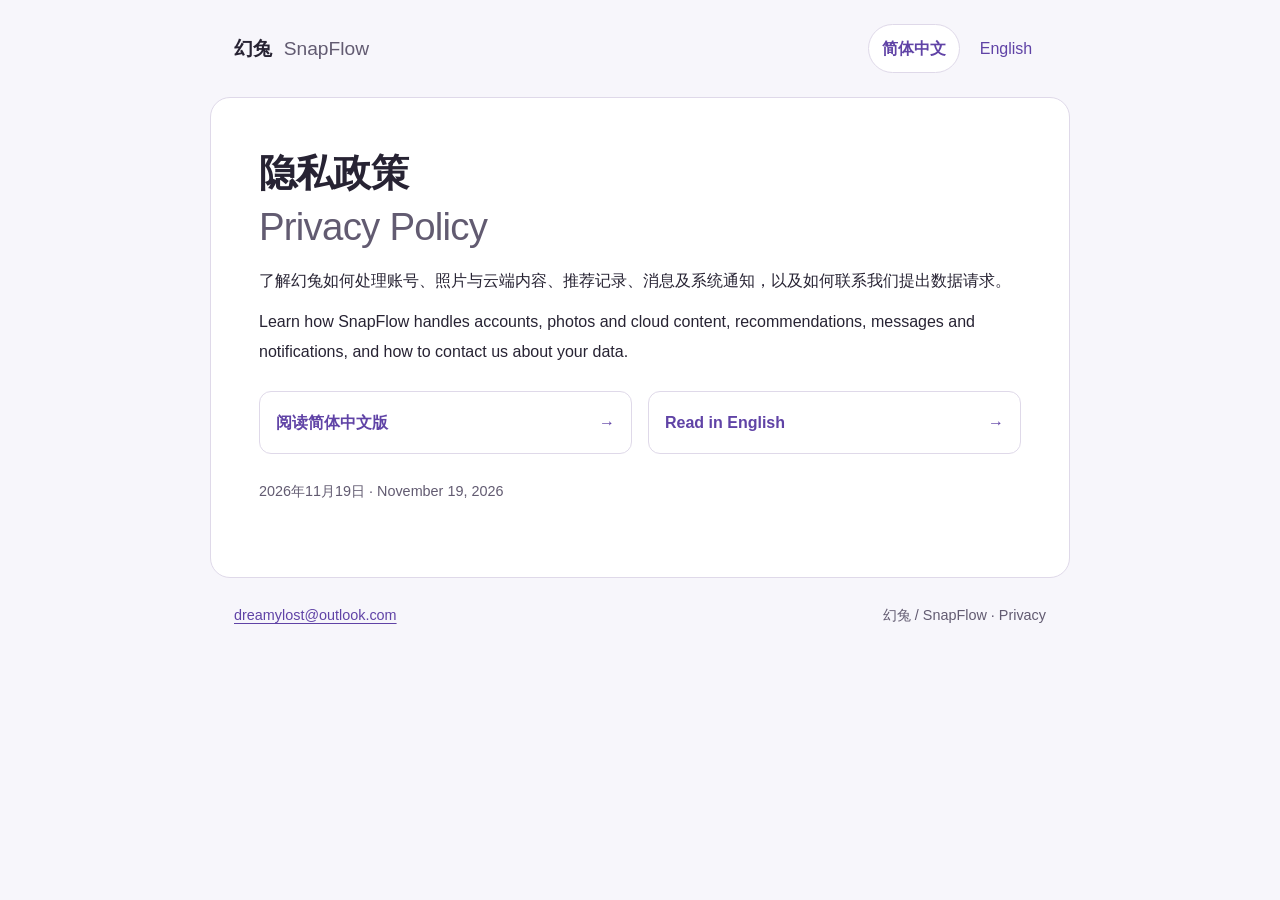
<file: index.html>
<!doctype html>
<html lang="zh-CN">
<head>
  <meta charset="utf-8">
  <meta name="viewport" content="width=device-width, initial-scale=1">
  <meta name="color-scheme" content="light dark">
  <meta name="description" content="幻兔 / SnapFlow 隐私政策 · Privacy Policy">
  <title>幻兔 / SnapFlow · 隐私政策 / Privacy Policy</title>
  <link rel="canonical" href="https://bitlap.org/sf-app-privacy/">
  <link rel="alternate" hreflang="zh-CN" href="https://bitlap.org/sf-app-privacy/zh-CN.html">
  <link rel="alternate" hreflang="en" href="https://bitlap.org/sf-app-privacy/en.html">
  <link rel="alternate" hreflang="x-default" href="https://bitlap.org/sf-app-privacy/">
  <link rel="stylesheet" href="style.css">
</head>
<body>
  <a class="skip" href="#policy">跳至正文 / Skip to content</a>
  <header><a class="brand" href="index.html">幻兔 <span>SnapFlow</span></a>
    <nav aria-label="语言 / Language"><a href="zh-CN.html" hreflang="zh-CN" aria-current="page">简体中文</a><a href="en.html" hreflang="en">English</a></nav>
  </header>
  <main id="policy">
    <h1>隐私政策<br><span lang="en">Privacy Policy</span></h1>
    <p>了解幻兔如何处理账号、照片与云端内容、推荐记录、消息及系统通知，以及如何联系我们提出数据请求。</p>
    <p lang="en">Learn how SnapFlow handles accounts, photos and cloud content, recommendations, messages and notifications, and how to contact us about your data.</p>
    <div class="choices"><a href="zh-CN.html" lang="zh-CN">阅读简体中文版 <span>→</span></a><a href="en.html" lang="en">Read in English <span>→</span></a></div>
    <p class="date">2026年11月19日 · <span lang="en">November 19, 2026</span></p></main>
  <footer><a href="mailto:dreamylost@outlook.com">dreamylost@outlook.com</a>
    <span>幻兔 / SnapFlow · Privacy</span></footer>
</body>
</html>
</file>
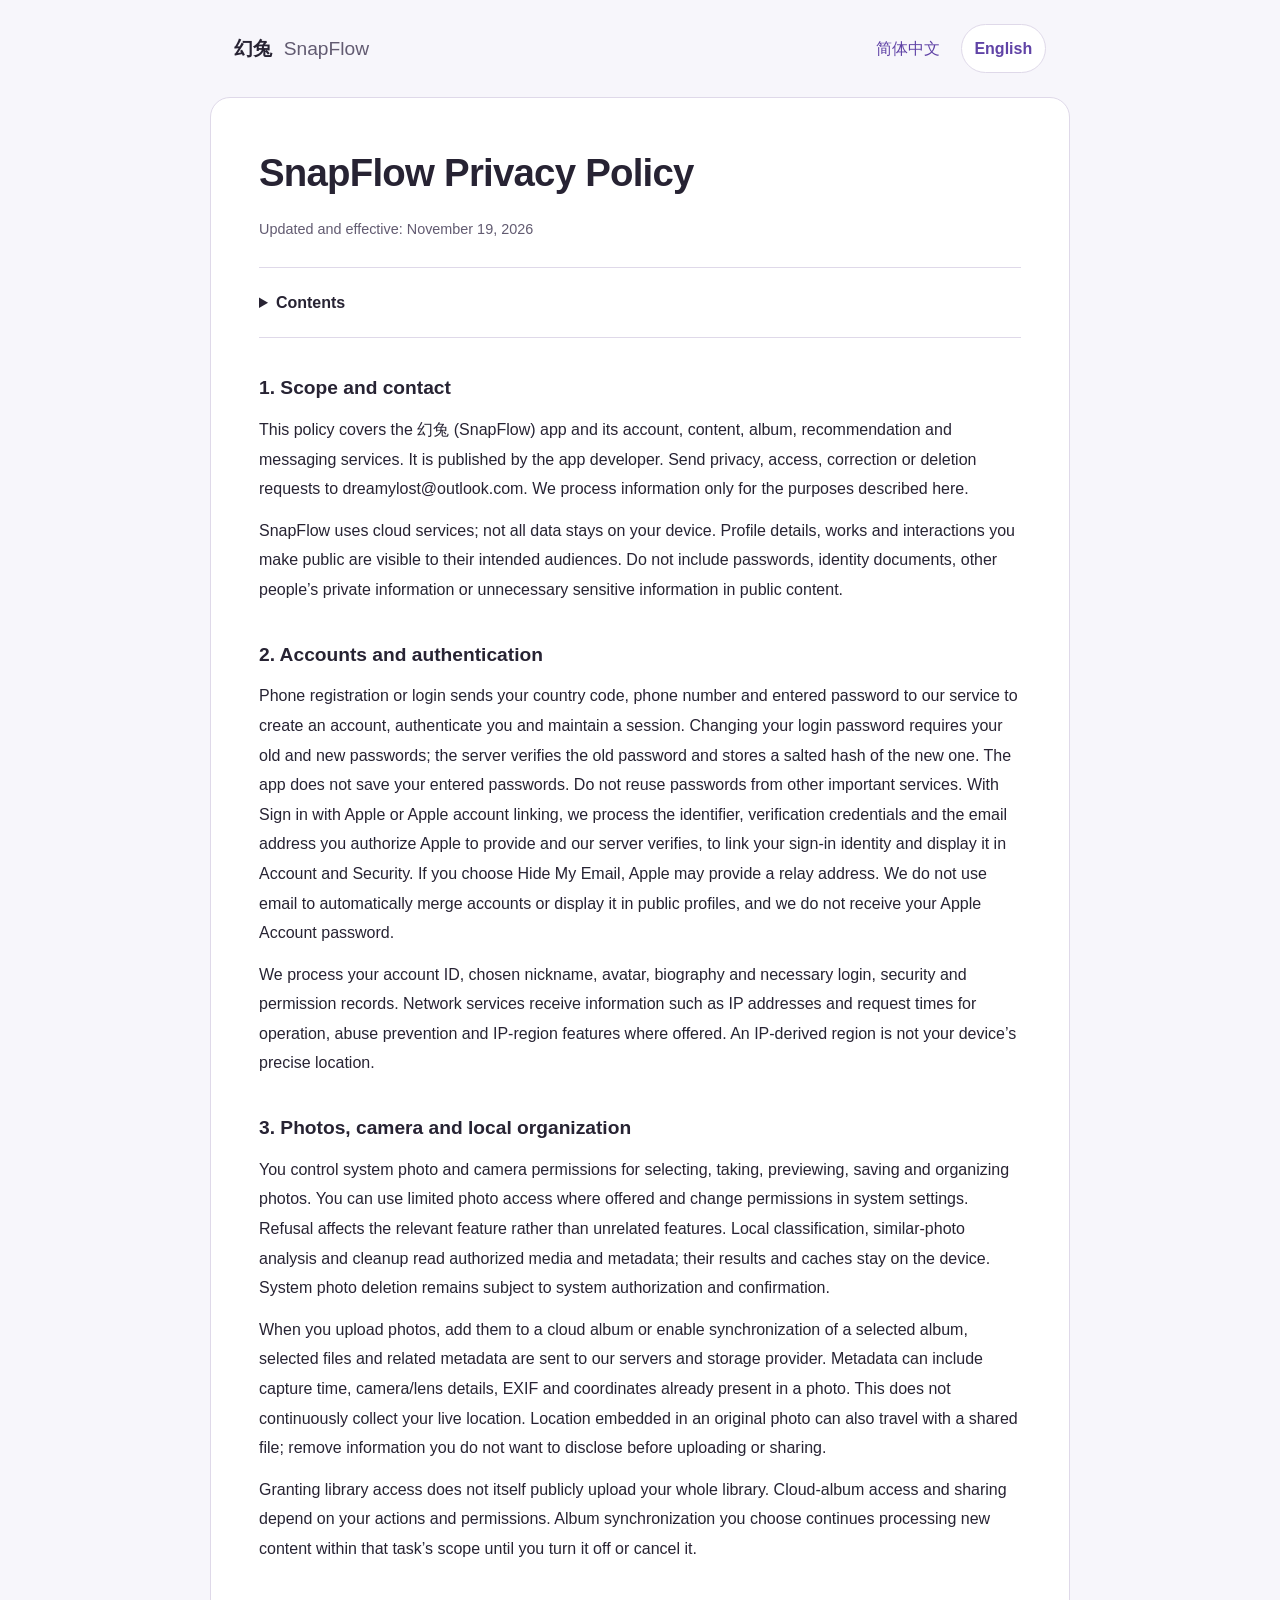
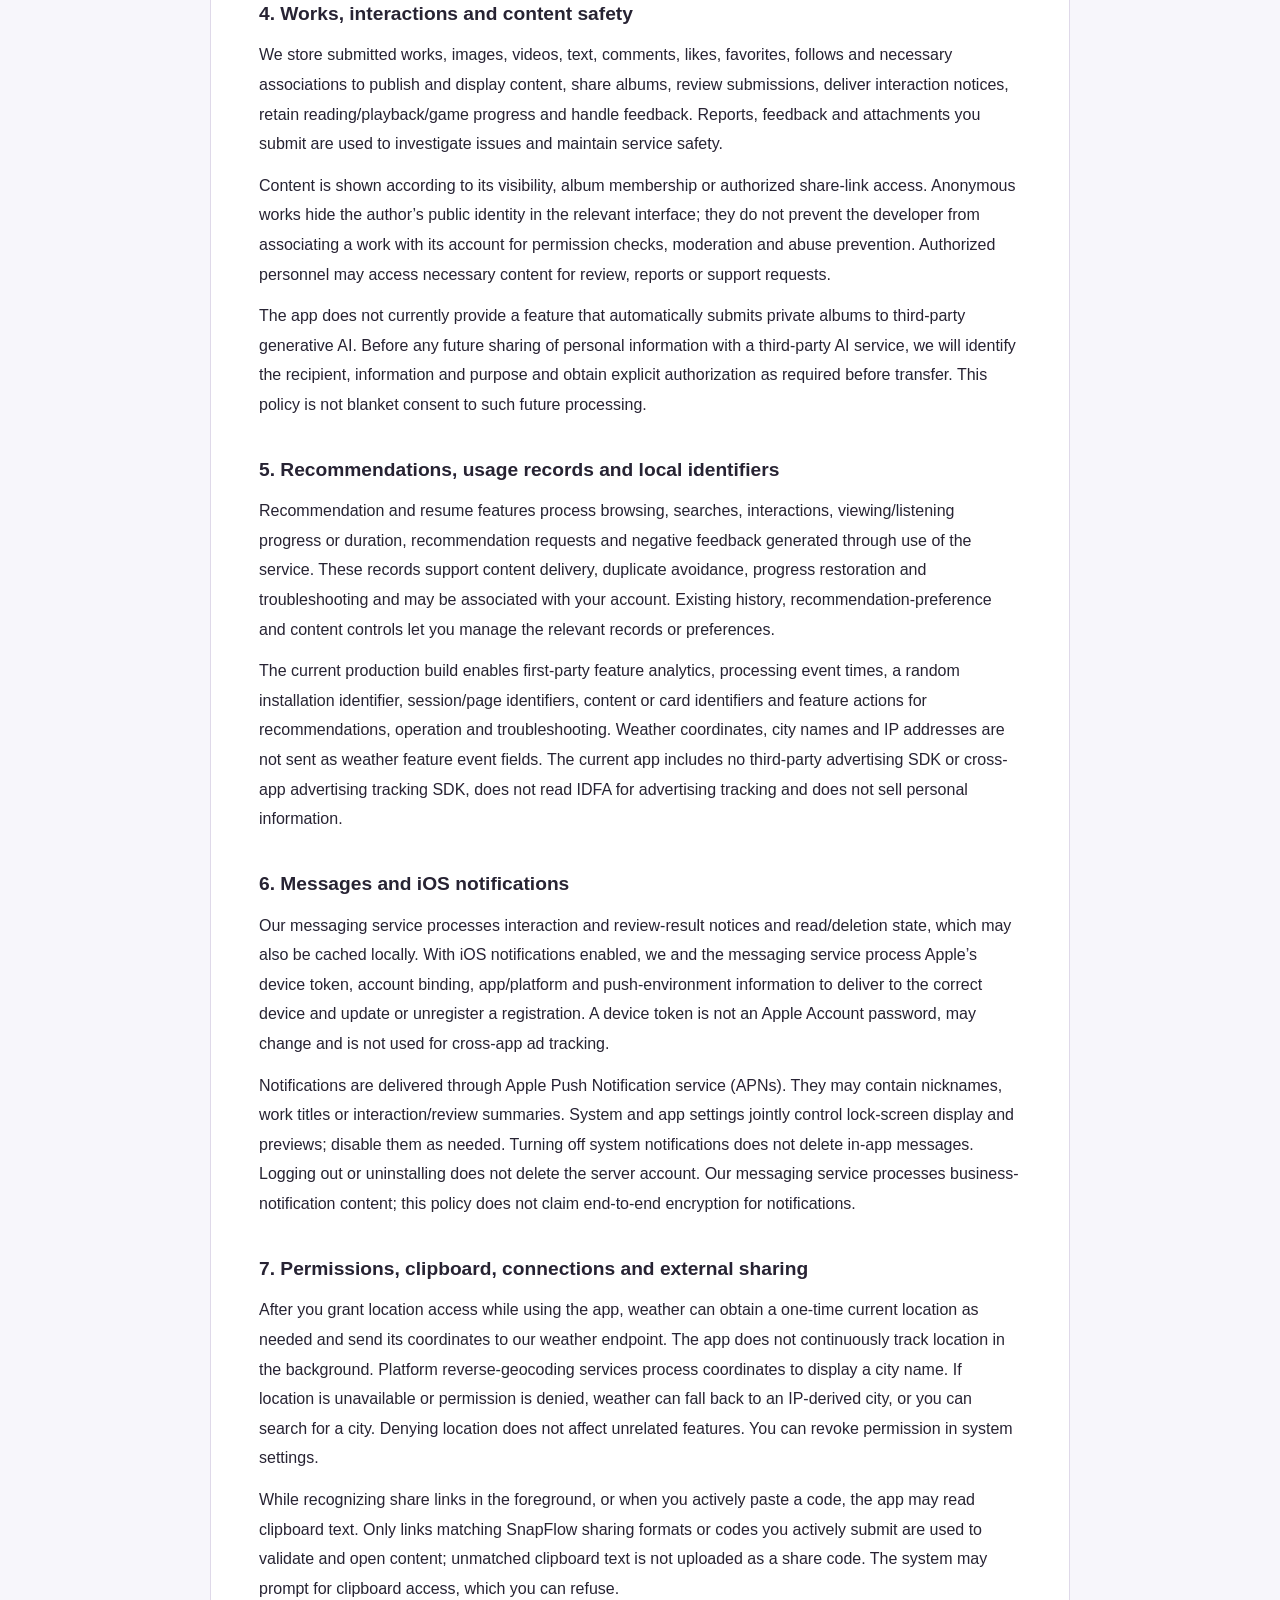
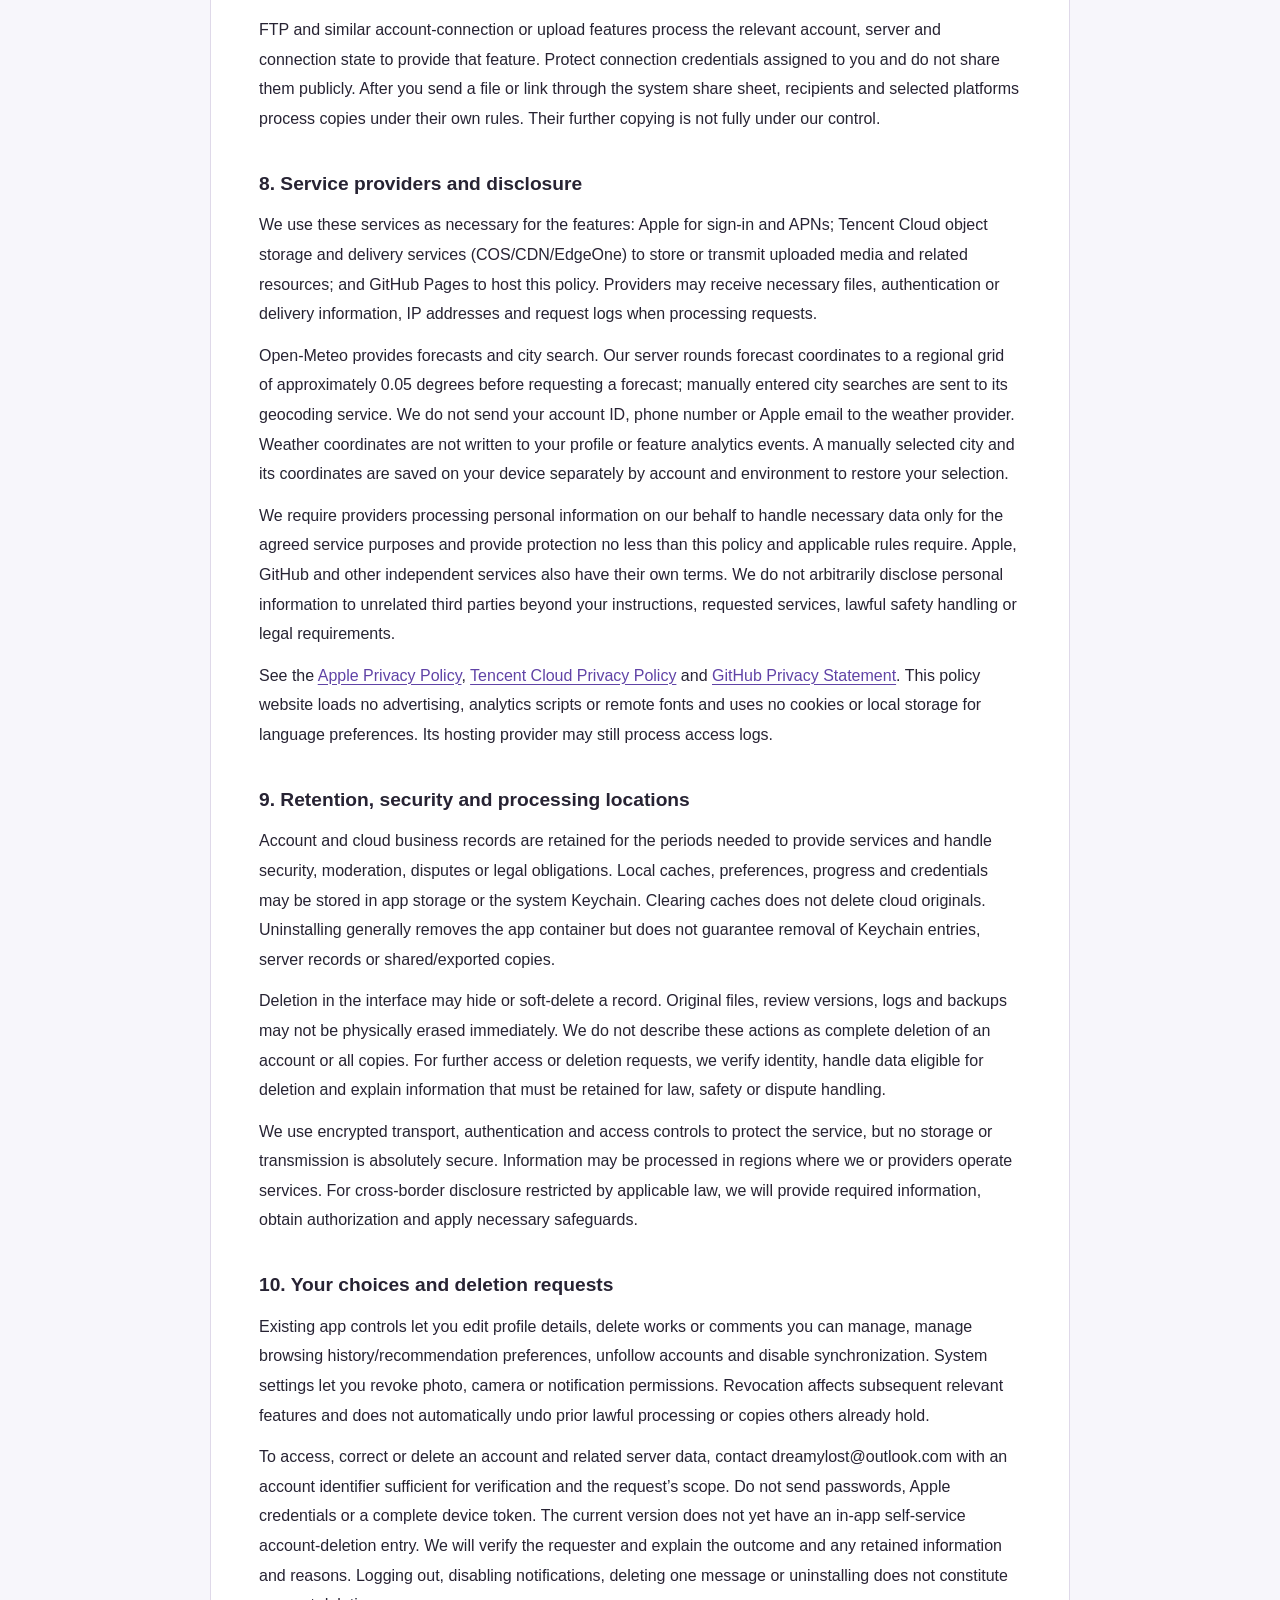
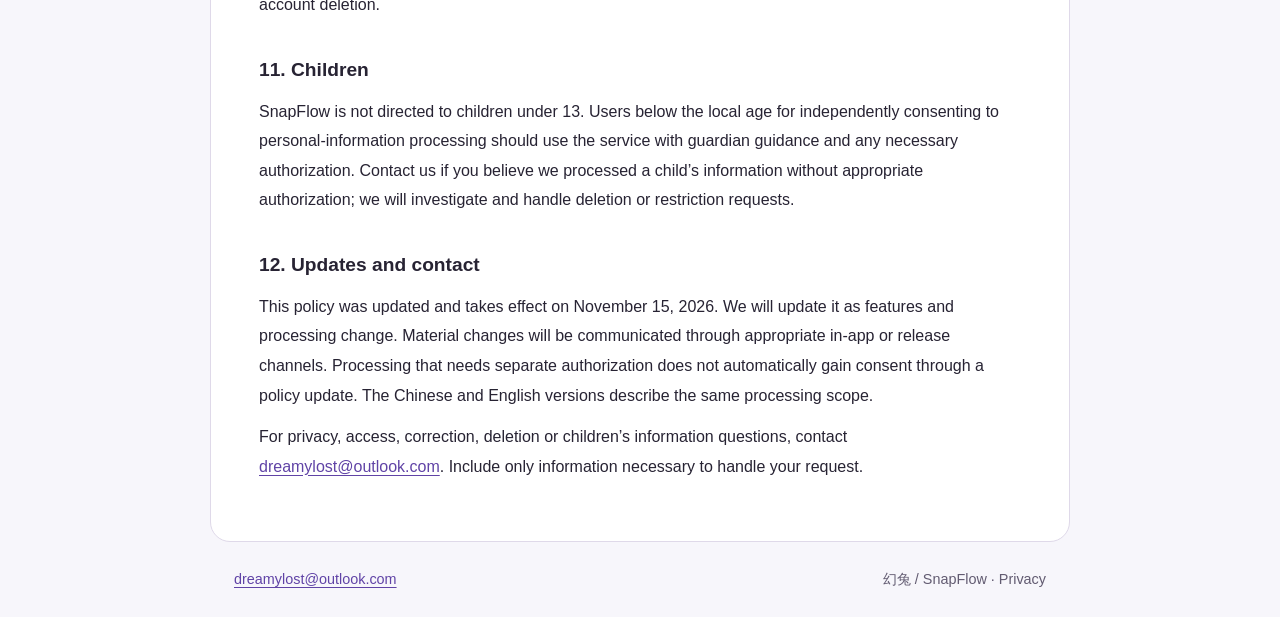
<file: en.html>
<!doctype html>
<html lang="en">
<head>
  <meta charset="utf-8">
  <meta name="viewport" content="width=device-width, initial-scale=1">
  <meta name="color-scheme" content="light dark">
  <meta name="description" content="幻兔 / SnapFlow 隐私政策 · Privacy Policy">
  <title>SnapFlow Privacy Policy</title>
  <link rel="canonical" href="https://bitlap.org/sf-app-privacy/en.html">
  <link rel="alternate" hreflang="zh-CN" href="https://bitlap.org/sf-app-privacy/zh-CN.html">
  <link rel="alternate" hreflang="en" href="https://bitlap.org/sf-app-privacy/en.html">
  <link rel="alternate" hreflang="x-default" href="https://bitlap.org/sf-app-privacy/">
  <link rel="stylesheet" href="style.css">
</head>
<body>
  <a class="skip" href="#policy">跳至正文 / Skip to content</a>
  <header><a class="brand" href="index.html">幻兔 <span>SnapFlow</span></a>
    <nav aria-label="语言 / Language"><a href="zh-CN.html" hreflang="zh-CN">简体中文</a><a href="en.html" hreflang="en" aria-current="page">English</a></nav>
  </header>
  <main id="policy"><h1>SnapFlow Privacy Policy</h1><p class="date">Updated and effective: November 19, 2026</p><details><summary>Contents</summary><ul><li><a href="#scope">1. Scope and contact</a></li><li><a href="#account">2. Accounts and authentication</a></li><li><a href="#photos">3. Photos, camera and local organization</a></li><li><a href="#content">4. Works, interactions and content safety</a></li><li><a href="#recommendations">5. Recommendations, usage records and local identifiers</a></li><li><a href="#messages">6. Messages and iOS notifications</a></li><li><a href="#permissions">7. Permissions, clipboard, connections and external sharing</a></li><li><a href="#providers">8. Service providers and disclosure</a></li><li><a href="#retention">9. Retention, security and processing locations</a></li><li><a href="#choices">10. Your choices and deletion requests</a></li><li><a href="#children">11. Children</a></li><li><a href="#updates">12. Updates and contact</a></li></ul></details><section aria-labelledby="scope"><h2 id="scope">1. Scope and contact</h2><p>This policy covers the 幻兔 (SnapFlow) app and its account, content, album, recommendation and messaging services. It is published by the app developer. Send privacy, access, correction or deletion requests to dreamylost@outlook.com. We process information only for the purposes described here.</p><p>SnapFlow uses cloud services; not all data stays on your device. Profile details, works and interactions you make public are visible to their intended audiences. Do not include passwords, identity documents, other people’s private information or unnecessary sensitive information in public content.</p></section><section aria-labelledby="account"><h2 id="account">2. Accounts and authentication</h2><p>Phone registration or login sends your country code, phone number and entered password to our service to create an account, authenticate you and maintain a session. Changing your login password requires your old and new passwords; the server verifies the old password and stores a salted hash of the new one. The app does not save your entered passwords. Do not reuse passwords from other important services. With Sign in with Apple or Apple account linking, we process the identifier, verification credentials and the email address you authorize Apple to provide and our server verifies, to link your sign-in identity and display it in Account and Security. If you choose Hide My Email, Apple may provide a relay address. We do not use email to automatically merge accounts or display it in public profiles, and we do not receive your Apple Account password.</p><p>We process your account ID, chosen nickname, avatar, biography and necessary login, security and permission records. Network services receive information such as IP addresses and request times for operation, abuse prevention and IP-region features where offered. An IP-derived region is not your device’s precise location.</p></section><section aria-labelledby="photos"><h2 id="photos">3. Photos, camera and local organization</h2><p>You control system photo and camera permissions for selecting, taking, previewing, saving and organizing photos. You can use limited photo access where offered and change permissions in system settings. Refusal affects the relevant feature rather than unrelated features. Local classification, similar-photo analysis and cleanup read authorized media and metadata; their results and caches stay on the device. System photo deletion remains subject to system authorization and confirmation.</p><p>When you upload photos, add them to a cloud album or enable synchronization of a selected album, selected files and related metadata are sent to our servers and storage provider. Metadata can include capture time, camera/lens details, EXIF and coordinates already present in a photo. This does not continuously collect your live location. Location embedded in an original photo can also travel with a shared file; remove information you do not want to disclose before uploading or sharing.</p><p>Granting library access does not itself publicly upload your whole library. Cloud-album access and sharing depend on your actions and permissions. Album synchronization you choose continues processing new content within that task’s scope until you turn it off or cancel it.</p></section><section aria-labelledby="content"><h2 id="content">4. Works, interactions and content safety</h2><p>We store submitted works, images, videos, text, comments, likes, favorites, follows and necessary associations to publish and display content, share albums, review submissions, deliver interaction notices, retain reading/playback/game progress and handle feedback. Reports, feedback and attachments you submit are used to investigate issues and maintain service safety.</p><p>Content is shown according to its visibility, album membership or authorized share-link access. Anonymous works hide the author’s public identity in the relevant interface; they do not prevent the developer from associating a work with its account for permission checks, moderation and abuse prevention. Authorized personnel may access necessary content for review, reports or support requests.</p><p>The app does not currently provide a feature that automatically submits private albums to third-party generative AI. Before any future sharing of personal information with a third-party AI service, we will identify the recipient, information and purpose and obtain explicit authorization as required before transfer. This policy is not blanket consent to such future processing.</p></section><section aria-labelledby="recommendations"><h2 id="recommendations">5. Recommendations, usage records and local identifiers</h2><p>Recommendation and resume features process browsing, searches, interactions, viewing/listening progress or duration, recommendation requests and negative feedback generated through use of the service. These records support content delivery, duplicate avoidance, progress restoration and troubleshooting and may be associated with your account. Existing history, recommendation-preference and content controls let you manage the relevant records or preferences.</p><p>The current production build enables first-party feature analytics, processing event times, a random installation identifier, session/page identifiers, content or card identifiers and feature actions for recommendations, operation and troubleshooting. Weather coordinates, city names and IP addresses are not sent as weather feature event fields. The current app includes no third-party advertising SDK or cross-app advertising tracking SDK, does not read IDFA for advertising tracking and does not sell personal information.</p></section><section aria-labelledby="messages"><h2 id="messages">6. Messages and iOS notifications</h2><p>Our messaging service processes interaction and review-result notices and read/deletion state, which may also be cached locally. With iOS notifications enabled, we and the messaging service process Apple’s device token, account binding, app/platform and push-environment information to deliver to the correct device and update or unregister a registration. A device token is not an Apple Account password, may change and is not used for cross-app ad tracking.</p><p>Notifications are delivered through Apple Push Notification service (APNs). They may contain nicknames, work titles or interaction/review summaries. System and app settings jointly control lock-screen display and previews; disable them as needed. Turning off system notifications does not delete in-app messages. Logging out or uninstalling does not delete the server account. Our messaging service processes business-notification content; this policy does not claim end-to-end encryption for notifications.</p></section><section aria-labelledby="permissions"><h2 id="permissions">7. Permissions, clipboard, connections and external sharing</h2><p>After you grant location access while using the app, weather can obtain a one-time current location as needed and send its coordinates to our weather endpoint. The app does not continuously track location in the background. Platform reverse-geocoding services process coordinates to display a city name. If location is unavailable or permission is denied, weather can fall back to an IP-derived city, or you can search for a city. Denying location does not affect unrelated features. You can revoke permission in system settings.</p><p>While recognizing share links in the foreground, or when you actively paste a code, the app may read clipboard text. Only links matching SnapFlow sharing formats or codes you actively submit are used to validate and open content; unmatched clipboard text is not uploaded as a share code. The system may prompt for clipboard access, which you can refuse.</p><p>FTP and similar account-connection or upload features process the relevant account, server and connection state to provide that feature. Protect connection credentials assigned to you and do not share them publicly. After you send a file or link through the system share sheet, recipients and selected platforms process copies under their own rules. Their further copying is not fully under our control.</p></section><section aria-labelledby="providers"><h2 id="providers">8. Service providers and disclosure</h2><p>We use these services as necessary for the features: Apple for sign-in and APNs; Tencent Cloud object storage and delivery services (COS/CDN/EdgeOne) to store or transmit uploaded media and related resources; and GitHub Pages to host this policy. Providers may receive necessary files, authentication or delivery information, IP addresses and request logs when processing requests.</p><p>Open-Meteo provides forecasts and city search. Our server rounds forecast coordinates to a regional grid of approximately 0.05 degrees before requesting a forecast; manually entered city searches are sent to its geocoding service. We do not send your account ID, phone number or Apple email to the weather provider. Weather coordinates are not written to your profile or feature analytics events. A manually selected city and its coordinates are saved on your device separately by account and environment to restore your selection.</p><p>We require providers processing personal information on our behalf to handle necessary data only for the agreed service purposes and provide protection no less than this policy and applicable rules require. Apple, GitHub and other independent services also have their own terms. We do not arbitrarily disclose personal information to unrelated third parties beyond your instructions, requested services, lawful safety handling or legal requirements.</p><p>See the <a href="https://www.apple.com/legal/privacy/">Apple Privacy Policy</a>, <a href="https://www.tencentcloud.com/document/product/301/17345">Tencent Cloud Privacy Policy</a> and <a href="https://docs.github.com/en/site-policy/privacy-policies/github-general-privacy-statement">GitHub Privacy Statement</a>. This policy website loads no advertising, analytics scripts or remote fonts and uses no cookies or local storage for language preferences. Its hosting provider may still process access logs.</p></section><section aria-labelledby="retention"><h2 id="retention">9. Retention, security and processing locations</h2><p>Account and cloud business records are retained for the periods needed to provide services and handle security, moderation, disputes or legal obligations. Local caches, preferences, progress and credentials may be stored in app storage or the system Keychain. Clearing caches does not delete cloud originals. Uninstalling generally removes the app container but does not guarantee removal of Keychain entries, server records or shared/exported copies.</p><p>Deletion in the interface may hide or soft-delete a record. Original files, review versions, logs and backups may not be physically erased immediately. We do not describe these actions as complete deletion of an account or all copies. For further access or deletion requests, we verify identity, handle data eligible for deletion and explain information that must be retained for law, safety or dispute handling.</p><p>We use encrypted transport, authentication and access controls to protect the service, but no storage or transmission is absolutely secure. Information may be processed in regions where we or providers operate services. For cross-border disclosure restricted by applicable law, we will provide required information, obtain authorization and apply necessary safeguards.</p></section><section aria-labelledby="choices"><h2 id="choices">10. Your choices and deletion requests</h2><p>Existing app controls let you edit profile details, delete works or comments you can manage, manage browsing history/recommendation preferences, unfollow accounts and disable synchronization. System settings let you revoke photo, camera or notification permissions. Revocation affects subsequent relevant features and does not automatically undo prior lawful processing or copies others already hold.</p><p>To access, correct or delete an account and related server data, contact dreamylost@outlook.com with an account identifier sufficient for verification and the request’s scope. Do not send passwords, Apple credentials or a complete device token. The current version does not yet have an in-app self-service account-deletion entry. We will verify the requester and explain the outcome and any retained information and reasons. Logging out, disabling notifications, deleting one message or uninstalling does not constitute account deletion.</p></section><section aria-labelledby="children"><h2 id="children">11. Children</h2><p>SnapFlow is not directed to children under 13. Users below the local age for independently consenting to personal-information processing should use the service with guardian guidance and any necessary authorization. Contact us if you believe we processed a child’s information without appropriate authorization; we will investigate and handle deletion or restriction requests.</p></section><section aria-labelledby="updates"><h2 id="updates">12. Updates and contact</h2><p>This policy was updated and takes effect on November 15, 2026. We will update it as features and processing change. Material changes will be communicated through appropriate in-app or release channels. Processing that needs separate authorization does not automatically gain consent through a policy update. The Chinese and English versions describe the same processing scope.</p><p>For privacy, access, correction, deletion or children’s information questions, contact <a href="mailto:dreamylost@outlook.com">dreamylost@outlook.com</a>. Include only information necessary to handle your request.</p></section></main>
  <footer><a href="mailto:dreamylost@outlook.com">dreamylost@outlook.com</a>
    <span>幻兔 / SnapFlow · Privacy</span></footer>
</body>
</html>
</file>
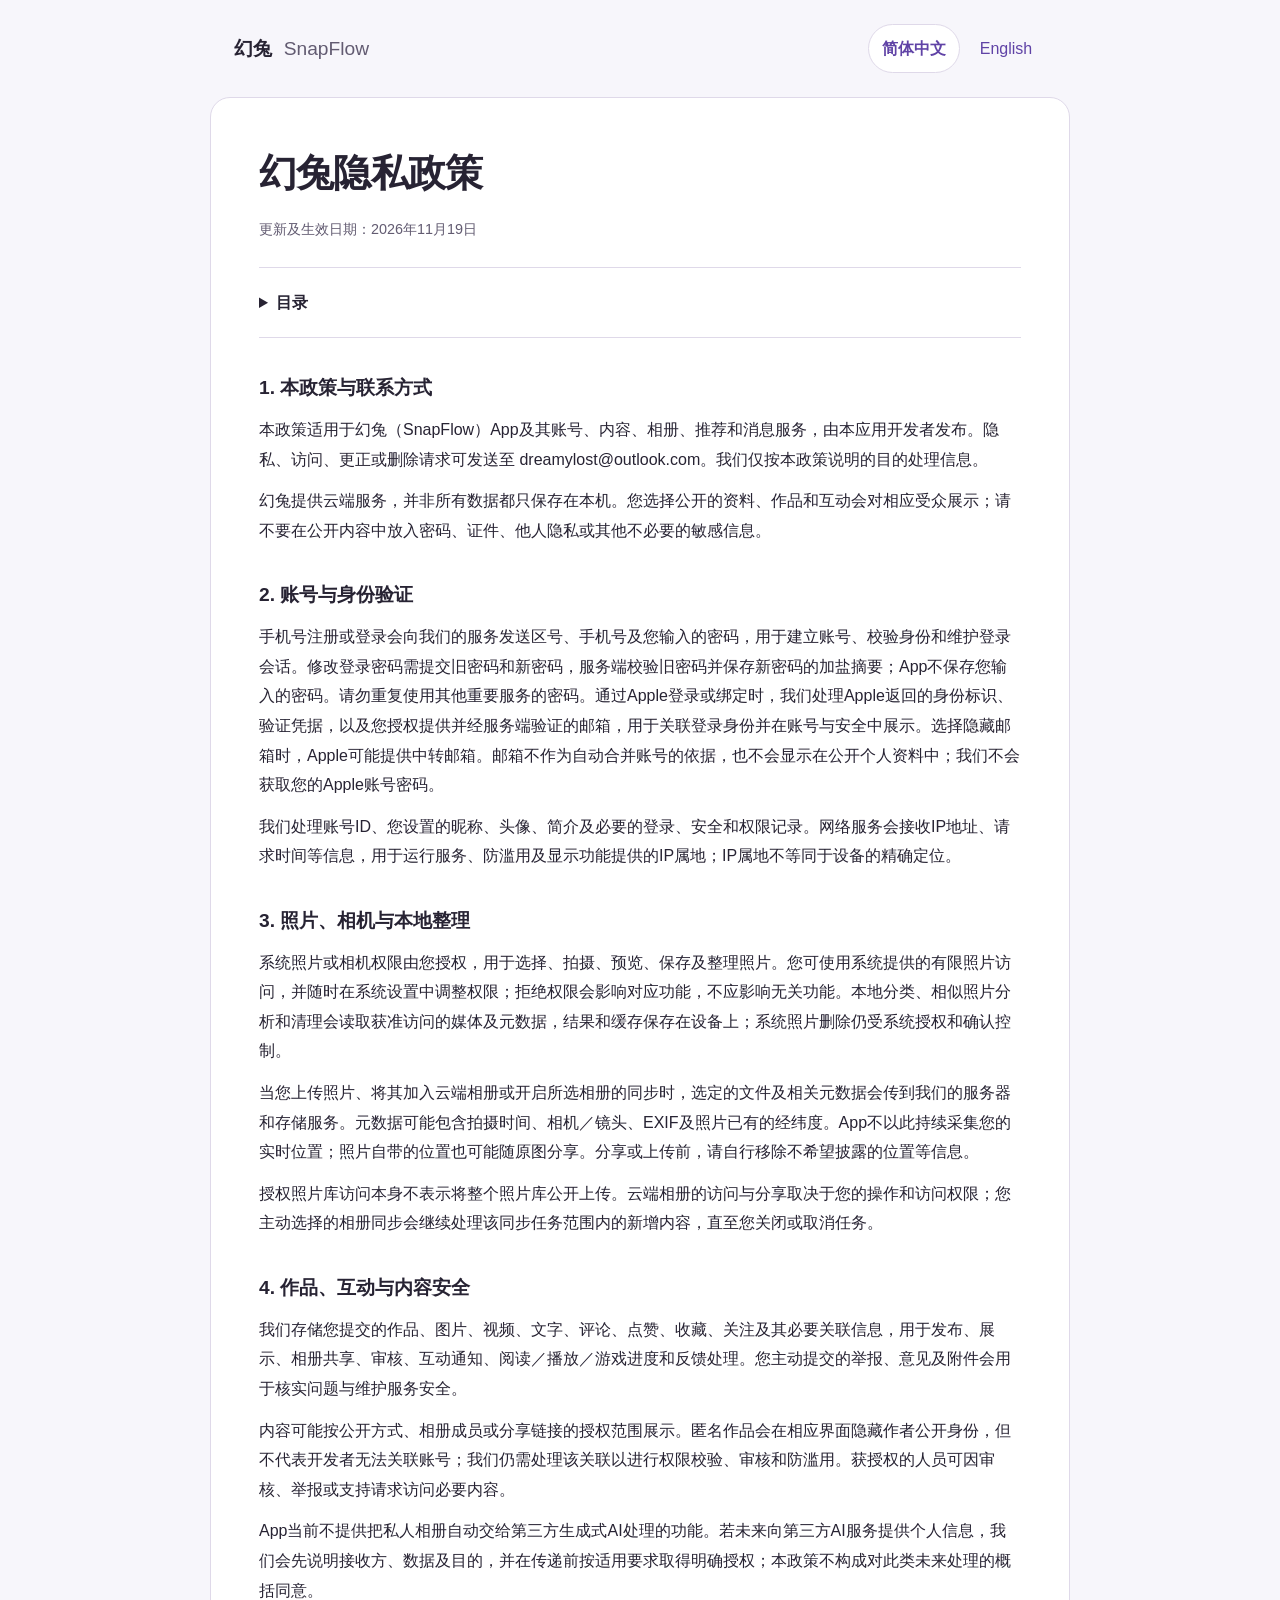
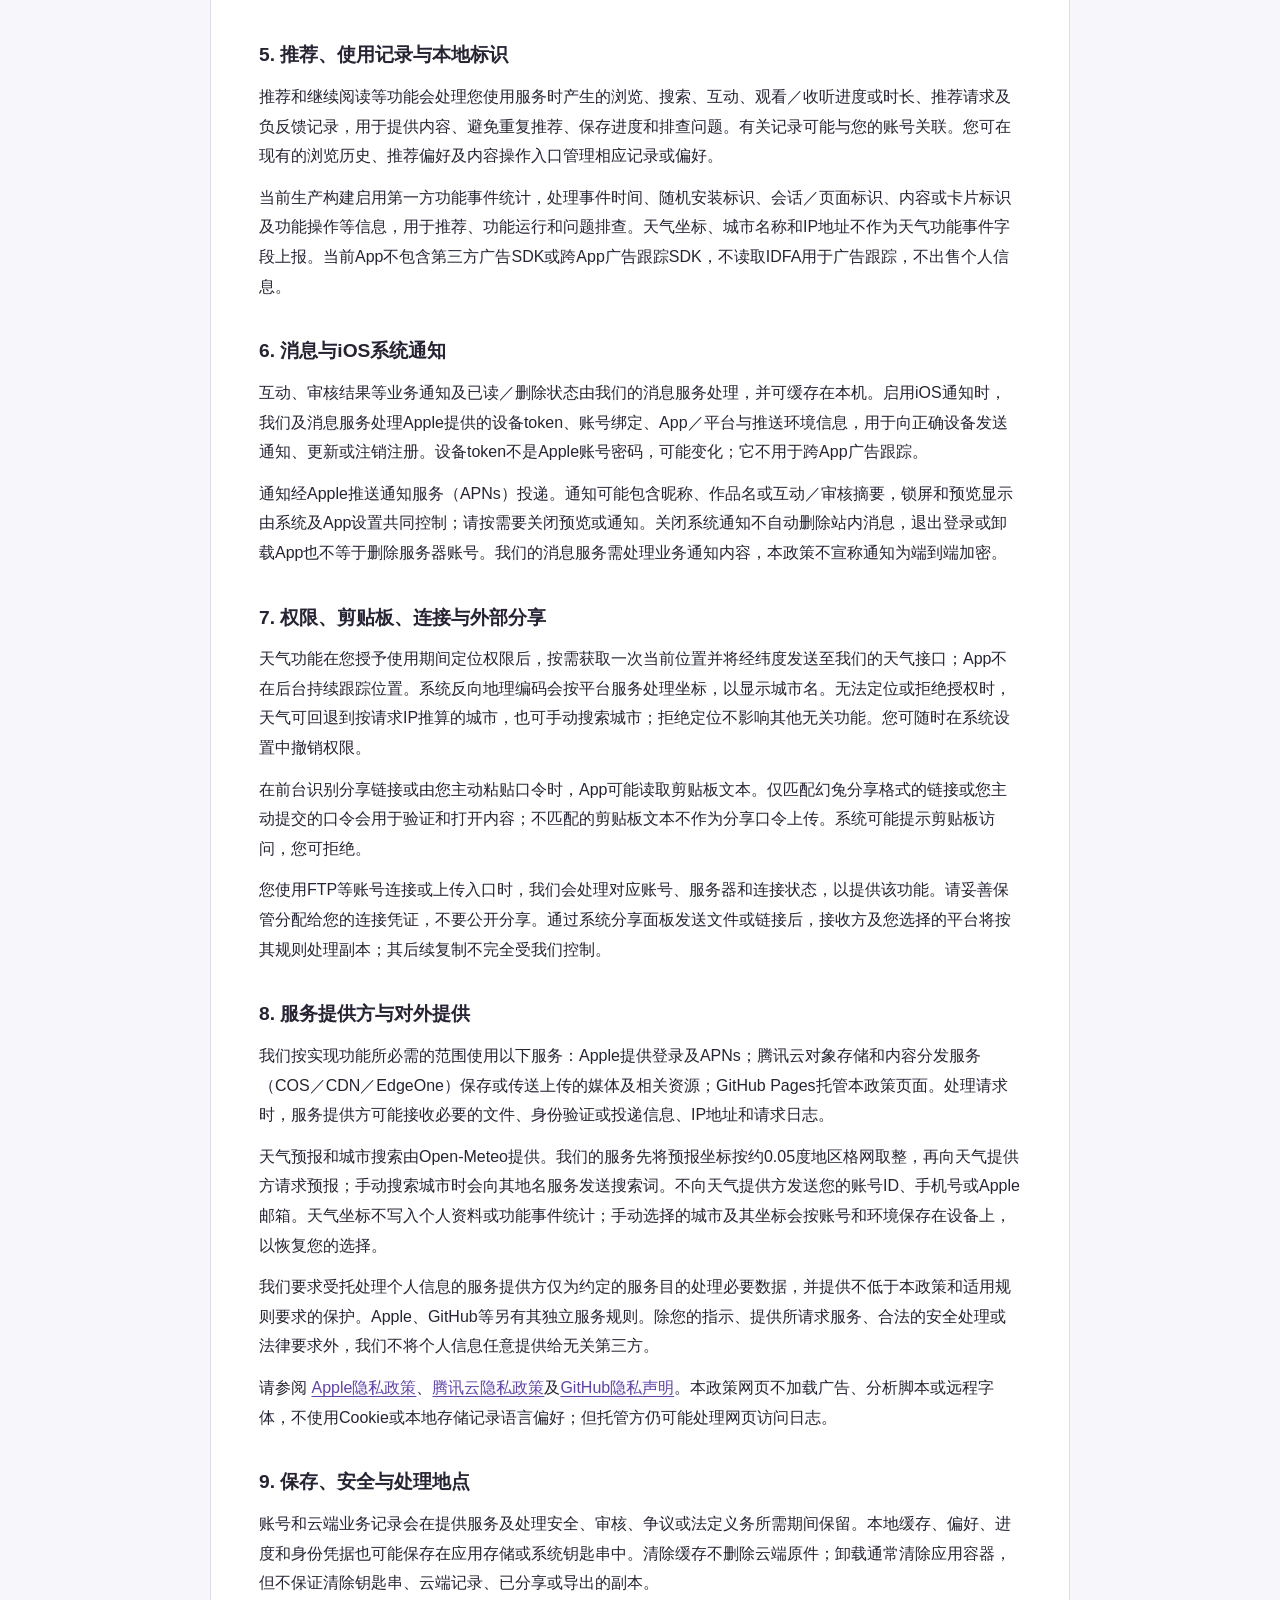
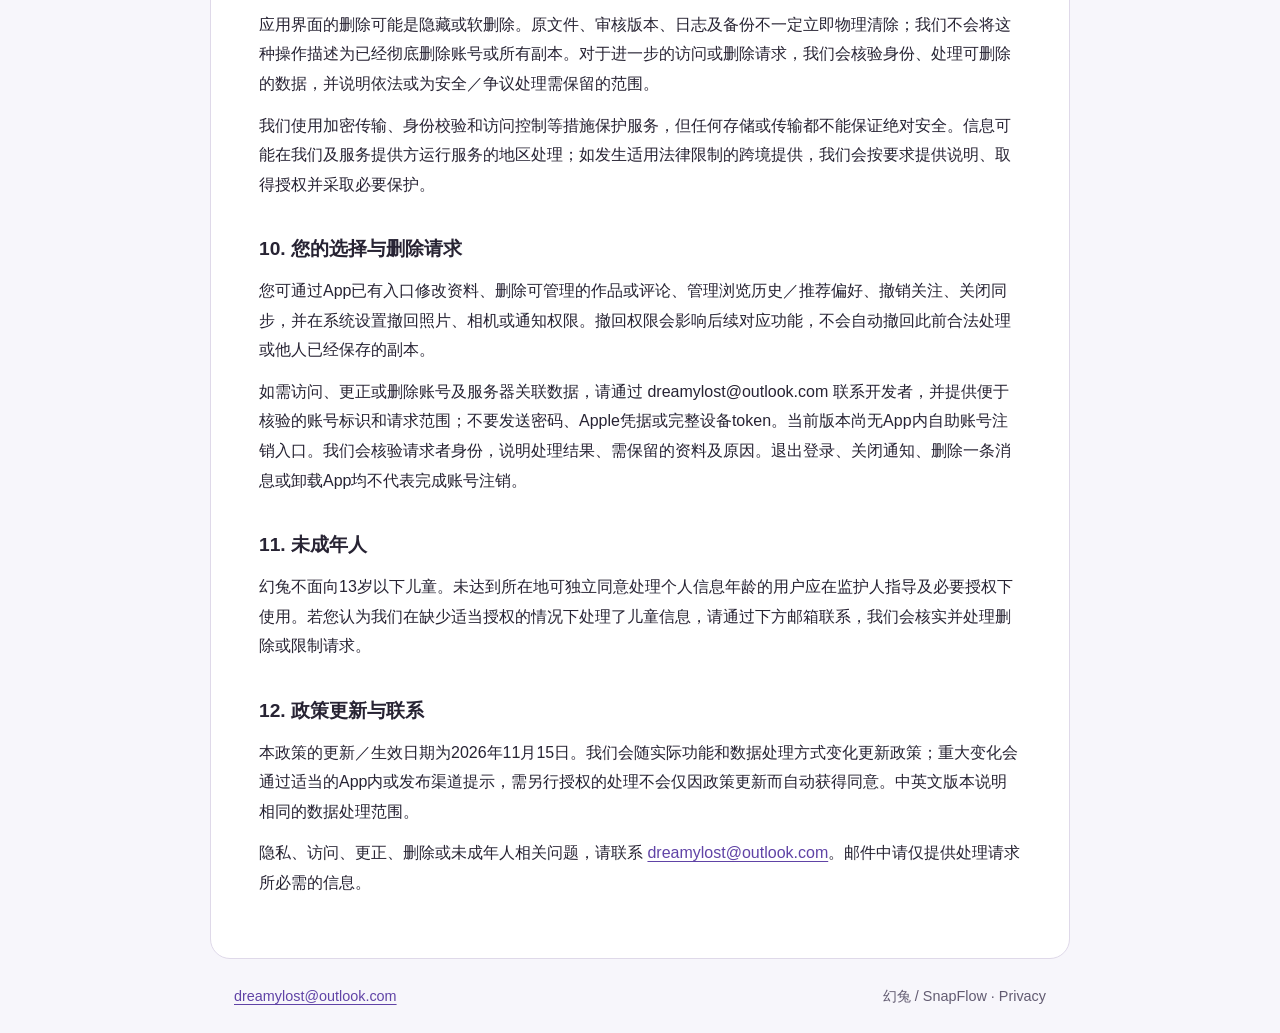
<file: zh-CN.html>
<!doctype html>
<html lang="zh-CN">
<head>
  <meta charset="utf-8">
  <meta name="viewport" content="width=device-width, initial-scale=1">
  <meta name="color-scheme" content="light dark">
  <meta name="description" content="幻兔 / SnapFlow 隐私政策 · Privacy Policy">
  <title>幻兔隐私政策</title>
  <link rel="canonical" href="https://bitlap.org/sf-app-privacy/zh-CN.html">
  <link rel="alternate" hreflang="zh-CN" href="https://bitlap.org/sf-app-privacy/zh-CN.html">
  <link rel="alternate" hreflang="en" href="https://bitlap.org/sf-app-privacy/en.html">
  <link rel="alternate" hreflang="x-default" href="https://bitlap.org/sf-app-privacy/">
  <link rel="stylesheet" href="style.css">
</head>
<body>
  <a class="skip" href="#policy">跳至正文 / Skip to content</a>
  <header><a class="brand" href="index.html">幻兔 <span>SnapFlow</span></a>
    <nav aria-label="语言 / Language"><a href="zh-CN.html" hreflang="zh-CN" aria-current="page">简体中文</a><a href="en.html" hreflang="en">English</a></nav>
  </header>
  <main id="policy"><h1>幻兔隐私政策</h1><p class="date">更新及生效日期：2026年11月19日</p><details><summary>目录</summary><ul><li><a href="#scope">1. 本政策与联系方式</a></li><li><a href="#account">2. 账号与身份验证</a></li><li><a href="#photos">3. 照片、相机与本地整理</a></li><li><a href="#content">4. 作品、互动与内容安全</a></li><li><a href="#recommendations">5. 推荐、使用记录与本地标识</a></li><li><a href="#messages">6. 消息与iOS系统通知</a></li><li><a href="#permissions">7. 权限、剪贴板、连接与外部分享</a></li><li><a href="#providers">8. 服务提供方与对外提供</a></li><li><a href="#retention">9. 保存、安全与处理地点</a></li><li><a href="#choices">10. 您的选择与删除请求</a></li><li><a href="#children">11. 未成年人</a></li><li><a href="#updates">12. 政策更新与联系</a></li></ul></details><section aria-labelledby="scope"><h2 id="scope">1. 本政策与联系方式</h2><p>本政策适用于幻兔（SnapFlow）App及其账号、内容、相册、推荐和消息服务，由本应用开发者发布。隐私、访问、更正或删除请求可发送至 dreamylost@outlook.com。我们仅按本政策说明的目的处理信息。</p><p>幻兔提供云端服务，并非所有数据都只保存在本机。您选择公开的资料、作品和互动会对相应受众展示；请不要在公开内容中放入密码、证件、他人隐私或其他不必要的敏感信息。</p></section><section aria-labelledby="account"><h2 id="account">2. 账号与身份验证</h2><p>手机号注册或登录会向我们的服务发送区号、手机号及您输入的密码，用于建立账号、校验身份和维护登录会话。修改登录密码需提交旧密码和新密码，服务端校验旧密码并保存新密码的加盐摘要；App不保存您输入的密码。请勿重复使用其他重要服务的密码。通过Apple登录或绑定时，我们处理Apple返回的身份标识、验证凭据，以及您授权提供并经服务端验证的邮箱，用于关联登录身份并在账号与安全中展示。选择隐藏邮箱时，Apple可能提供中转邮箱。邮箱不作为自动合并账号的依据，也不会显示在公开个人资料中；我们不会获取您的Apple账号密码。</p><p>我们处理账号ID、您设置的昵称、头像、简介及必要的登录、安全和权限记录。网络服务会接收IP地址、请求时间等信息，用于运行服务、防滥用及显示功能提供的IP属地；IP属地不等同于设备的精确定位。</p></section><section aria-labelledby="photos"><h2 id="photos">3. 照片、相机与本地整理</h2><p>系统照片或相机权限由您授权，用于选择、拍摄、预览、保存及整理照片。您可使用系统提供的有限照片访问，并随时在系统设置中调整权限；拒绝权限会影响对应功能，不应影响无关功能。本地分类、相似照片分析和清理会读取获准访问的媒体及元数据，结果和缓存保存在设备上；系统照片删除仍受系统授权和确认控制。</p><p>当您上传照片、将其加入云端相册或开启所选相册的同步时，选定的文件及相关元数据会传到我们的服务器和存储服务。元数据可能包含拍摄时间、相机／镜头、EXIF及照片已有的经纬度。App不以此持续采集您的实时位置；照片自带的位置也可能随原图分享。分享或上传前，请自行移除不希望披露的位置等信息。</p><p>授权照片库访问本身不表示将整个照片库公开上传。云端相册的访问与分享取决于您的操作和访问权限；您主动选择的相册同步会继续处理该同步任务范围内的新增内容，直至您关闭或取消任务。</p></section><section aria-labelledby="content"><h2 id="content">4. 作品、互动与内容安全</h2><p>我们存储您提交的作品、图片、视频、文字、评论、点赞、收藏、关注及其必要关联信息，用于发布、展示、相册共享、审核、互动通知、阅读／播放／游戏进度和反馈处理。您主动提交的举报、意见及附件会用于核实问题与维护服务安全。</p><p>内容可能按公开方式、相册成员或分享链接的授权范围展示。匿名作品会在相应界面隐藏作者公开身份，但不代表开发者无法关联账号；我们仍需处理该关联以进行权限校验、审核和防滥用。获授权的人员可因审核、举报或支持请求访问必要内容。</p><p>App当前不提供把私人相册自动交给第三方生成式AI处理的功能。若未来向第三方AI服务提供个人信息，我们会先说明接收方、数据及目的，并在传递前按适用要求取得明确授权；本政策不构成对此类未来处理的概括同意。</p></section><section aria-labelledby="recommendations"><h2 id="recommendations">5. 推荐、使用记录与本地标识</h2><p>推荐和继续阅读等功能会处理您使用服务时产生的浏览、搜索、互动、观看／收听进度或时长、推荐请求及负反馈记录，用于提供内容、避免重复推荐、保存进度和排查问题。有关记录可能与您的账号关联。您可在现有的浏览历史、推荐偏好及内容操作入口管理相应记录或偏好。</p><p>当前生产构建启用第一方功能事件统计，处理事件时间、随机安装标识、会话／页面标识、内容或卡片标识及功能操作等信息，用于推荐、功能运行和问题排查。天气坐标、城市名称和IP地址不作为天气功能事件字段上报。当前App不包含第三方广告SDK或跨App广告跟踪SDK，不读取IDFA用于广告跟踪，不出售个人信息。</p></section><section aria-labelledby="messages"><h2 id="messages">6. 消息与iOS系统通知</h2><p>互动、审核结果等业务通知及已读／删除状态由我们的消息服务处理，并可缓存在本机。启用iOS通知时，我们及消息服务处理Apple提供的设备token、账号绑定、App／平台与推送环境信息，用于向正确设备发送通知、更新或注销注册。设备token不是Apple账号密码，可能变化；它不用于跨App广告跟踪。</p><p>通知经Apple推送通知服务（APNs）投递。通知可能包含昵称、作品名或互动／审核摘要，锁屏和预览显示由系统及App设置共同控制；请按需要关闭预览或通知。关闭系统通知不自动删除站内消息，退出登录或卸载App也不等于删除服务器账号。我们的消息服务需处理业务通知内容，本政策不宣称通知为端到端加密。</p></section><section aria-labelledby="permissions"><h2 id="permissions">7. 权限、剪贴板、连接与外部分享</h2><p>天气功能在您授予使用期间定位权限后，按需获取一次当前位置并将经纬度发送至我们的天气接口；App不在后台持续跟踪位置。系统反向地理编码会按平台服务处理坐标，以显示城市名。无法定位或拒绝授权时，天气可回退到按请求IP推算的城市，也可手动搜索城市；拒绝定位不影响其他无关功能。您可随时在系统设置中撤销权限。</p><p>在前台识别分享链接或由您主动粘贴口令时，App可能读取剪贴板文本。仅匹配幻兔分享格式的链接或您主动提交的口令会用于验证和打开内容；不匹配的剪贴板文本不作为分享口令上传。系统可能提示剪贴板访问，您可拒绝。</p><p>您使用FTP等账号连接或上传入口时，我们会处理对应账号、服务器和连接状态，以提供该功能。请妥善保管分配给您的连接凭证，不要公开分享。通过系统分享面板发送文件或链接后，接收方及您选择的平台将按其规则处理副本；其后续复制不完全受我们控制。</p></section><section aria-labelledby="providers"><h2 id="providers">8. 服务提供方与对外提供</h2><p>我们按实现功能所必需的范围使用以下服务：Apple提供登录及APNs；腾讯云对象存储和内容分发服务（COS／CDN／EdgeOne）保存或传送上传的媒体及相关资源；GitHub Pages托管本政策页面。处理请求时，服务提供方可能接收必要的文件、身份验证或投递信息、IP地址和请求日志。</p><p>天气预报和城市搜索由Open-Meteo提供。我们的服务先将预报坐标按约0.05度地区格网取整，再向天气提供方请求预报；手动搜索城市时会向其地名服务发送搜索词。不向天气提供方发送您的账号ID、手机号或Apple邮箱。天气坐标不写入个人资料或功能事件统计；手动选择的城市及其坐标会按账号和环境保存在设备上，以恢复您的选择。</p><p>我们要求受托处理个人信息的服务提供方仅为约定的服务目的处理必要数据，并提供不低于本政策和适用规则要求的保护。Apple、GitHub等另有其独立服务规则。除您的指示、提供所请求服务、合法的安全处理或法律要求外，我们不将个人信息任意提供给无关第三方。</p><p>请参阅 <a href="https://www.apple.com/legal/privacy/">Apple隐私政策</a>、<a href="https://www.tencentcloud.com/document/product/301/17345">腾讯云隐私政策</a>及<a href="https://docs.github.com/en/site-policy/privacy-policies/github-general-privacy-statement">GitHub隐私声明</a>。本政策网页不加载广告、分析脚本或远程字体，不使用Cookie或本地存储记录语言偏好；但托管方仍可能处理网页访问日志。</p></section><section aria-labelledby="retention"><h2 id="retention">9. 保存、安全与处理地点</h2><p>账号和云端业务记录会在提供服务及处理安全、审核、争议或法定义务所需期间保留。本地缓存、偏好、进度和身份凭据也可能保存在应用存储或系统钥匙串中。清除缓存不删除云端原件；卸载通常清除应用容器，但不保证清除钥匙串、云端记录、已分享或导出的副本。</p><p>应用界面的删除可能是隐藏或软删除。原文件、审核版本、日志及备份不一定立即物理清除；我们不会将这种操作描述为已经彻底删除账号或所有副本。对于进一步的访问或删除请求，我们会核验身份、处理可删除的数据，并说明依法或为安全／争议处理需保留的范围。</p><p>我们使用加密传输、身份校验和访问控制等措施保护服务，但任何存储或传输都不能保证绝对安全。信息可能在我们及服务提供方运行服务的地区处理；如发生适用法律限制的跨境提供，我们会按要求提供说明、取得授权并采取必要保护。</p></section><section aria-labelledby="choices"><h2 id="choices">10. 您的选择与删除请求</h2><p>您可通过App已有入口修改资料、删除可管理的作品或评论、管理浏览历史／推荐偏好、撤销关注、关闭同步，并在系统设置撤回照片、相机或通知权限。撤回权限会影响后续对应功能，不会自动撤回此前合法处理或他人已经保存的副本。</p><p>如需访问、更正或删除账号及服务器关联数据，请通过 dreamylost@outlook.com 联系开发者，并提供便于核验的账号标识和请求范围；不要发送密码、Apple凭据或完整设备token。当前版本尚无App内自助账号注销入口。我们会核验请求者身份，说明处理结果、需保留的资料及原因。退出登录、关闭通知、删除一条消息或卸载App均不代表完成账号注销。</p></section><section aria-labelledby="children"><h2 id="children">11. 未成年人</h2><p>幻兔不面向13岁以下儿童。未达到所在地可独立同意处理个人信息年龄的用户应在监护人指导及必要授权下使用。若您认为我们在缺少适当授权的情况下处理了儿童信息，请通过下方邮箱联系，我们会核实并处理删除或限制请求。</p></section><section aria-labelledby="updates"><h2 id="updates">12. 政策更新与联系</h2><p>本政策的更新／生效日期为2026年11月15日。我们会随实际功能和数据处理方式变化更新政策；重大变化会通过适当的App内或发布渠道提示，需另行授权的处理不会仅因政策更新而自动获得同意。中英文版本说明相同的数据处理范围。</p><p>隐私、访问、更正、删除或未成年人相关问题，请联系 <a href="mailto:dreamylost@outlook.com">dreamylost@outlook.com</a>。邮件中请仅提供处理请求所必需的信息。</p></section></main>
  <footer><a href="mailto:dreamylost@outlook.com">dreamylost@outlook.com</a>
    <span>幻兔 / SnapFlow · Privacy</span></footer>
</body>
</html>
</file>
<file: style.css>
:root { color-scheme: light dark; --bg:#f7f6fb; --paper:#fff; --ink:#272333; --muted:#625b71; --line:#dfd9e9; --accent:#6043a6; }
* { box-sizing:border-box; }
html { scroll-padding-top:1.5rem; }
body { margin:0; background:var(--bg); color:var(--ink); font:1rem/1.85 -apple-system,BlinkMacSystemFont,"Segoe UI",sans-serif; overflow-wrap:anywhere; }
a { color:var(--accent); text-underline-offset:.2em; }
a:hover { text-decoration-thickness:2px; }
a:focus-visible,summary:focus-visible { outline:3px solid var(--accent); outline-offset:4px; border-radius:3px; }
header,main,footer { max-width:860px; margin:auto; }
header { display:flex; justify-content:space-between; align-items:center; flex-wrap:wrap; gap:1rem; padding:1.5rem; }
.brand { font-weight:750; font-size:1.2rem; text-decoration:none; color:var(--ink); }
.brand span { color:var(--muted); font-weight:400; margin-left:.4rem; }
nav { display:flex; gap:.4rem; flex-wrap:wrap; }
nav a { padding:.55rem .8rem; text-decoration:none; border:1px solid transparent; border-radius:999px; }
nav a[aria-current="page"] { border-color:var(--line); background:var(--paper); font-weight:650; }
main { background:var(--paper); padding:clamp(1.25rem,5vw,3rem); border:1px solid var(--line); border-radius:20px; }
h1 { margin:0; font-size:clamp(1.8rem,5vw,2.4rem); line-height:1.4; letter-spacing:-.02em; }
h1 span { color:var(--muted); font-weight:500; }
h2 { font-size:1.2rem; margin:2.25rem 0 .75rem; line-height:1.5; }
p { margin:.75rem 0; }
.date { color:var(--muted); font-size:.9rem; margin:1rem 0 1.5rem; }
details { border-block:1px solid var(--line); padding:.8rem 0; }
summary { cursor:pointer; font-weight:600; min-height:44px; display:list-item; align-content:center; }
details ul { list-style:none; padding:0; margin:.5rem 0; }
details li a { display:block; padding:.25rem 0; }
.choices { display:grid; grid-template-columns:repeat(auto-fit,minmax(min(100%,220px),1fr)); gap:1rem; margin:1.5rem 0; }
.choices a { display:flex; justify-content:space-between; gap:1rem; padding:1rem; border:1px solid var(--line); border-radius:12px; text-decoration:none; font-weight:650; }
footer { padding:1.5rem; color:var(--muted); font-size:.9rem; display:flex; justify-content:space-between; flex-wrap:wrap; gap:.5rem; }
.skip { position:absolute; left:1rem; top:-8rem; background:var(--paper); padding:.75rem; z-index:1; }
.skip:focus { top:1rem; }
@media (max-width:600px) { main { margin:0 .75rem; border-radius:14px; } header,footer { padding:1.25rem; } }
@media (prefers-color-scheme:dark) { :root { --bg:#1d1b24; --paper:#262330; --ink:#f2edf9; --muted:#c3b9d1; --line:#4a425c; --accent:#c9b3ff; } }
</file>
